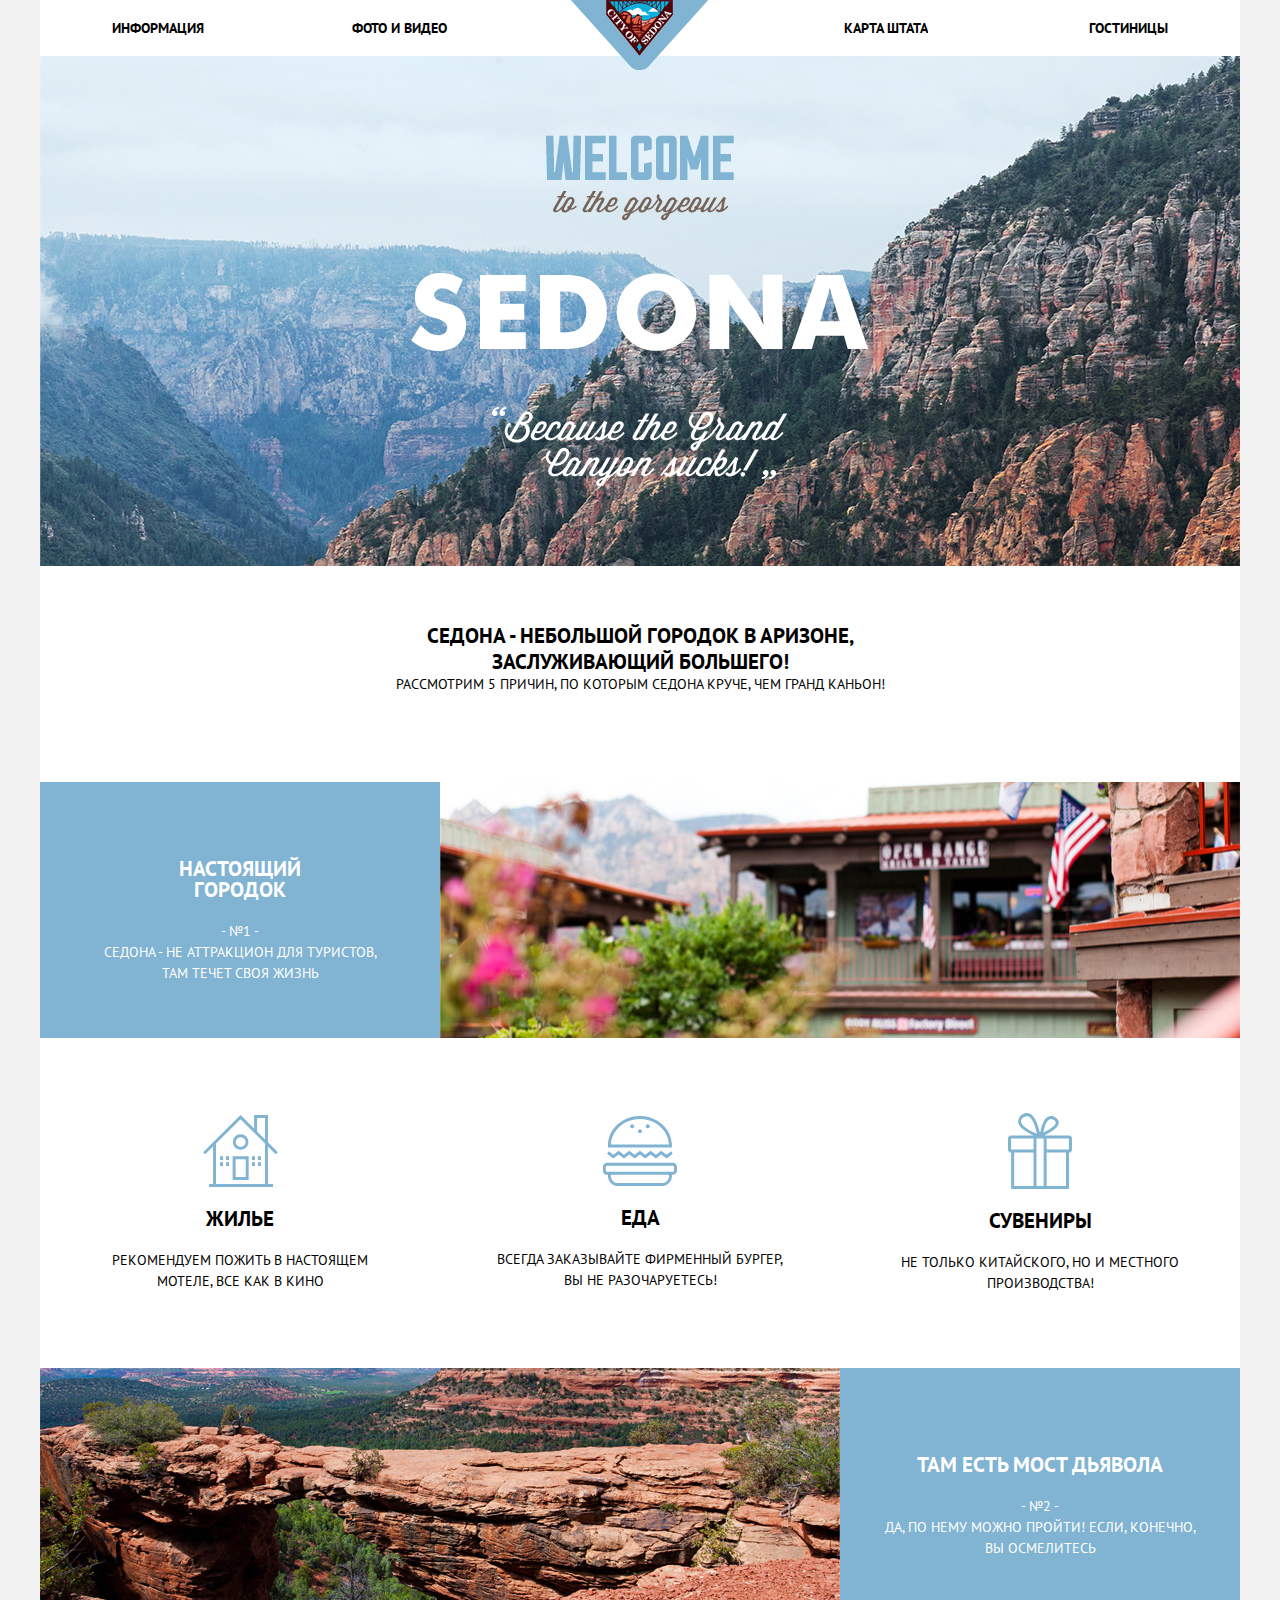
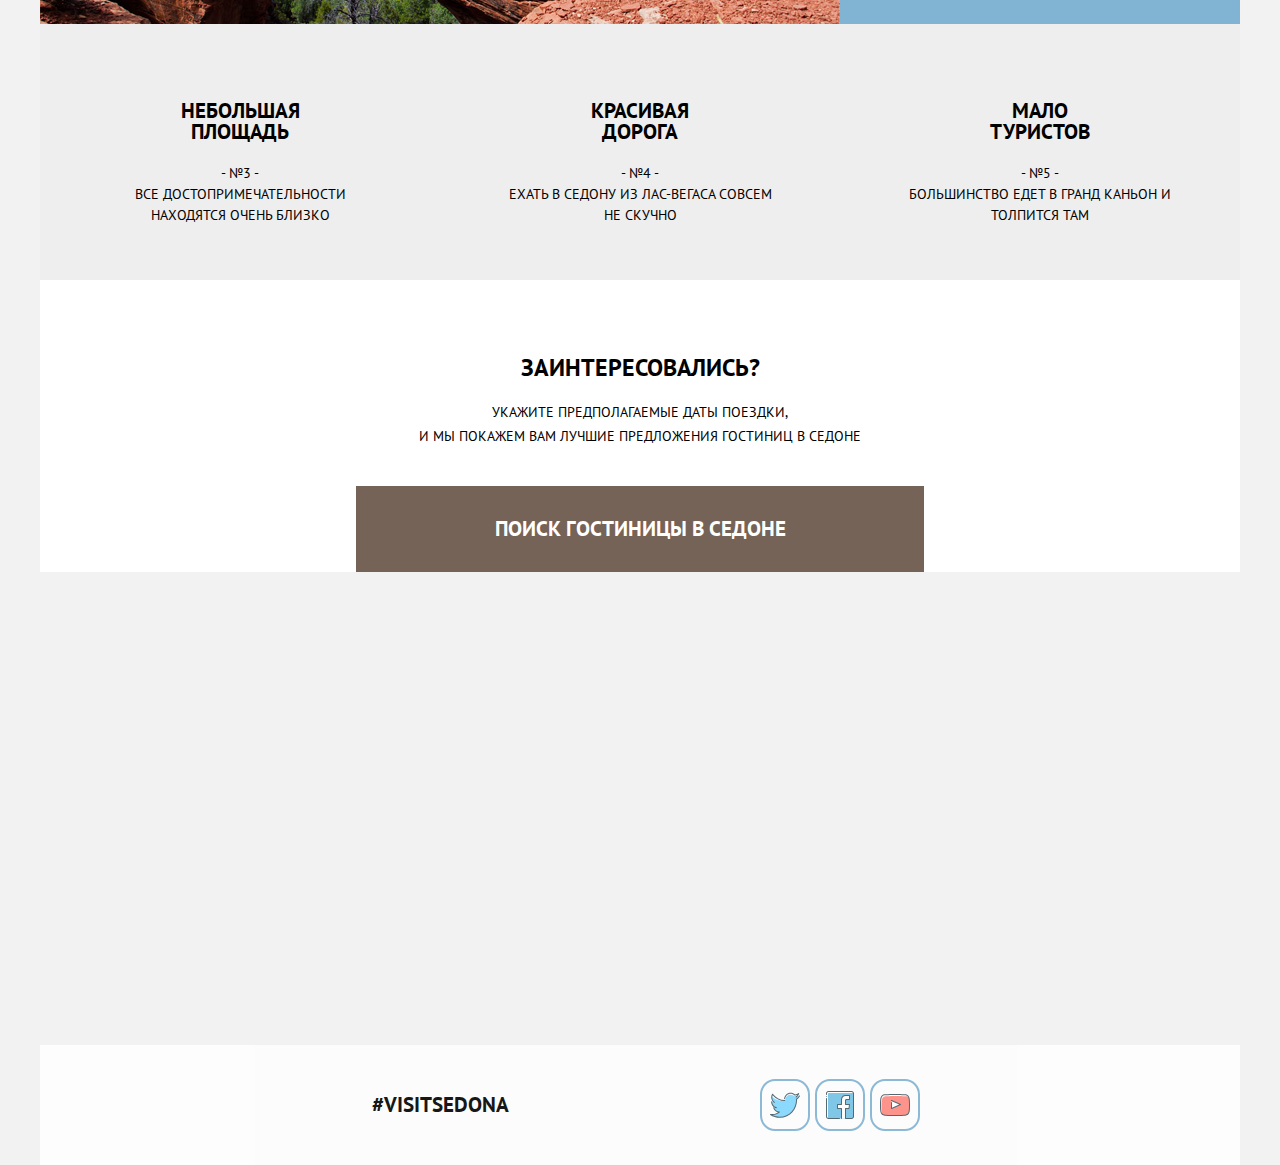
<file: index.html>
<!DOCTYPE html>
<html lang="ru">
<head>
    <meta charset="utf-8">
    <title>Седона</title>
    <link href="https://fonts.googleapis.com/css2?family=PT+Sans:wght@400;700&display=swap" rel="stylesheet">
    <link rel="stylesheet" href="css/normalize.css">
    <link href="css/style.css" rel="stylesheet">
</head>

<body>
<header class="main-header container">
    <div class="container">
        <div class="main-navigation">
            <nav class="main-nav-left">
                <ul class="main-nav-left-menu">
                    <li class="info-main"><a href="#">Информация</a></li>
                    <li class="photo-video-nav"><a href="#">Фото и видео</a></li>
                </ul>
            </nav>
            <a class="main-header-logo" href="#">
                <img src="img/index-logo.png" width="138" height="70" alt="Логотип Седона">
            </a>
            <nav class="main-nav-right">
                <ul class="main-nav-right-menu">
                    <li class="state-map-nav"><a href="#">Карта штата</a></li>
                    <li class="hotels-nav"><a href="hotels.html">Гостиницы</a></li>
                </ul>
            </nav>
        </div>
    </div>
</header>

<main class="container">
    <div class="sedona-main container">
    <h1 class="visually-hidden">Городок Седона</h1>
            <div class="welcome-sedona">
                <div class="welcome-sedona-img"></div><img src="img/welcome.png" width="458" height="352"></div>
            </div>
            <div class="about-sedona">
                <p class="why-sedona">Седона - небольшой городок в Аризоне,<br>заслуживающий большего!</p>
                <p class="reasons">Рассмотрим 5 причин, по которым Седона круче, чем Гранд Каньон!</p>
            </div>

    </div>

    <section class="features container">
        <h2 class="visually-hidden">Преимущества</h2>
        <ul class="features-list container">
            <li class="reason-1">
                <div class="reason-1-text">
                    <h3>Настоящий<br>городок</h3>
                    <p>- №1 -</p>
                    <p>Седона - не аттракцион для туристов,<br>там течет своя жизнь</p>
                </div>

                <img src="img/features-first.jpg" width="800" height="400" alt="Изображение салона">
            </li>

            <li class="reason-2">
                <img src="img/features-second.jpg" width="800" height="400" alt="Изображение каньона">
                <div class="reason-2-text">
                    <h3>Там есть мост дьявола</h3>
                    <p>- №2 -</p>
                    <p>Да, по нему можно пройти! Если, конечно,<br>вы осмелитесь</p>
                </div>

            </li>
            <div class="features-item-flex">
                <li class="features-item">
                    <h3>Небольшая<br>площадь</h3>
                    <p>- №3 -</p>
                    <p>Все достопримечательности<br>находятся очень близко</p>
                </li>
                <li class="features-item">
                    <h3>Красивая<br>дорога</h3>
                    <p>- №4 -</p>
                    <p>Ехать в Седону из Лас-Вегаса совсем<br>не скучно</p>
                </li>
                <li class="features-item">
                    <h3>Мало<br>туристов</h3>
                    <p>- №5 -</p>
                    <p>Большинство едет в Гранд Каньон и<br>толпится там</p>
                </li>
            </div>
            <li class="class-for-order">
                <ul class="more-features">
                    <li class="more-features-point">
                    <img src="img/icon-1.svg" alt="Жилье">
                    <h3>Жилье</h3>
                    <p>Рекомендуем пожить в настоящем<br> мотеле, все как в кино</p>
                    </li>
                    <li class="more-features-point">
                    <img src="img/icon-3.svg" alt="Еда">
                    <h3>Еда</h3>
                    <p>Всегда заказывайте фирменный бургер,<br>вы не разочаруетесь!</p>
                    </li>
                    <li class="more-features-point">
                    <img src="img/icon-2.svg" alt="Сувениры">
                    <h3>Сувениры</h3>
                    <p>Не только китайского, но и местного<br>производства!</p>
                    </li>
                </ul>
            </li>
        </ul>
    </section>

    <section class="appointment container">
            <div class="appointment-info">
                <h2>Заинтересовались?</h2>
                <p class="appointment-info">Укажите предполагаемые даты поездки,<br>и мы покажем
                вам лучшие предложения гостиниц в Седоне</p>
            </div>
            <a class="button hotel-search-botton" href="search-hotel.html">Поиск гостиницы в Седоне</a>
    </section>

    <div class="map container">
        <!--<h2 class="visually-hidden">Как до нас добраться?</h2>-->
        <iframe src="https://yandex.ru/map-widget/v1/?um=constructor%3A8d54e7d111bf7b47c43500e58921ee918e646174cb28dcad91741d9f8d311b15&amp;source=constructor" width="1200" height="473" frameborder="0"></iframe>
    </div>
</main>
<footer class="main-footer container">
    <div class="container">
        <p class="footer-hashtag">#visitsedona</p>
        <div class="footer-social">
        <ul>
            <li>
                <a class="social-button" href="#"><span class="visually-hidden">Твиттер</span>
                    <svg enable-background="new 0 0 32 32" height="32px" version="1.1" viewBox="0 0 32 32" width="32px" xml:space="preserve" xmlns="http://www.w3.org/2000/svg" xmlns:xlink="http://www.w3.org/1999/xlink"><g id="Twitter"><path d="M30.5,6.99c-1.065,0.485-2.213,0.813-3.416,0.959c1.229-0.753,2.172-1.947,2.616-3.369   c-1.15,0.697-2.422,1.205-3.781,1.477c-1.082-1.184-2.63-1.923-4.342-1.923c-3.283,0-5.947,2.728-5.947,6.092   c0,0.478,0.051,0.941,0.153,1.388C10.839,11.359,6.456,8.936,3.52,5.246c-0.512,0.902-0.805,1.95-0.805,3.066   c0,2.113,1.051,3.978,2.647,5.07c-0.973-0.03-1.893-0.307-2.696-0.76v0.075c0,2.952,2.051,5.415,4.774,5.973   c-0.499,0.143-1.025,0.215-1.568,0.215c-0.383,0-0.757-0.037-1.121-0.108c0.758,2.42,2.954,4.182,5.558,4.229   c-2.036,1.635-4.603,2.61-7.389,2.61c-0.48,0-0.955-0.028-1.42-0.084c2.633,1.726,5.762,2.735,9.121,2.735   c10.945,0,16.927-9.282,16.927-17.333c0-0.265-0.005-0.53-0.015-0.79C28.696,9.285,29.706,8.212,30.5,6.99L30.5,6.99z" fill="#FFFFFF" id="Twitter_3_"/><path d="M29.463,5.153c-1.136,0.706-2.199,2.135-3.543,2.404c-1.082-1.184-2.63-1.923-4.342-1.923   c-2.802,0-5.178,2.012-5.262,5.291c-0.015,0.577-0.462,1.053-1.038,1.086c-2.588,0.146-9.224-0.544-12.409-5.027   C2.775,7.412,2.714,7.854,2.714,8.312c0,2.113,1.051,3.978,2.647,5.07c-0.973-0.03-1.893-0.307-2.696-0.76v0.075   c0,2.952,2.051,5.415,4.774,5.973c-0.499,0.143-1.025,0.215-1.568,0.215c-0.383,0-0.757-0.037-1.121-0.108   c0.758,2.42,2.954,4.182,5.558,4.229c-2.036,1.635-4.603,2.61-7.389,2.61c-0.48,0-0.955-0.028-1.42-0.084   c2.633,1.726,5.762,2.735,9.121,2.735c10.945,0,16.927-9.282,16.927-17.333c0-0.265-0.005-0.53-0.015-0.79   c1.163-0.859,2.172-1.931,2.967-3.153c-1.065,0.485-2.213,0.813-3.416,0.959C28.141,7.302,28.964,6.317,29.463,5.153z" fill="#80D8FF"/><path d="M10.621,28.767c-3.334,0-6.583-0.974-9.395-2.817c-0.194-0.127-0.275-0.372-0.196-0.589   c0.08-0.218,0.295-0.352,0.53-0.325c0.441,0.054,0.899,0.081,1.36,0.081c1.806,0,3.534-0.417,5.136-1.24   c0.316-0.162,0.626-0.34,0.927-0.532c-2.192-0.509-4.004-2.166-4.709-4.417c-0.083-0.264,0.064-0.544,0.328-0.626   c0.263-0.084,0.544,0.064,0.626,0.328c0.713,2.278,2.759,3.836,5.09,3.878c0.211,0.004,0.396,0.139,0.464,0.338   s0.004,0.419-0.16,0.551c-0.656,0.527-1.366,0.988-2.109,1.37c-1.572,0.807-3.254,1.256-5.01,1.337   c2.215,1.094,4.641,1.665,7.118,1.665c10.283,0,16.427-8.559,16.427-16.833c0-0.258-0.005-0.517-0.014-0.771   c-0.006-0.165,0.069-0.322,0.203-0.421c1.121-0.828,2.079-1.846,2.845-3.023c0.15-0.231,0.461-0.299,0.691-0.146   c0.231,0.15,0.297,0.46,0.146,0.691c-0.783,1.204-1.75,2.254-2.878,3.124c0.004,0.181,0.007,0.364,0.007,0.546   C28.048,19.699,21.53,28.767,10.621,28.767z" fill="#455A64"/><path d="M7.44,19.171c-0.033,0-0.067-0.003-0.101-0.01c-2.998-0.614-5.174-3.333-5.174-6.463   c0-0.276,0.224-0.538,0.5-0.538s0.5,0.186,0.5,0.462v0.075c0,2.658,1.84,4.964,4.375,5.483c0.271,0.055,0.445,0.32,0.389,0.59   C7.881,19.008,7.673,19.171,7.44,19.171z" fill="#455A64"/><path d="M5.361,13.882c-0.097,0-0.196-0.028-0.282-0.087c-1.794-1.228-2.865-3.278-2.865-5.483   c0-1.163,0.301-2.309,0.87-3.313c0.082-0.145,0.23-0.239,0.396-0.252c0.171-0.013,0.327,0.057,0.43,0.187   c2.936,3.689,7.273,5.941,11.899,6.179c0.275,0.014,0.488,0.25,0.474,0.525c-0.014,0.275-0.261,0.483-0.525,0.474   c-4.653-0.24-9.03-2.397-12.126-5.951c-0.274,0.679-0.417,1.41-0.417,2.15c0,1.875,0.908,3.616,2.429,4.658   c0.228,0.156,0.286,0.467,0.13,0.695C5.677,13.806,5.521,13.882,5.361,13.882z" fill="#455A64"/><path d="M15.646,10.281c-0.012,0-0.024,0-0.036-0.001c-0.275-0.019-0.483-0.258-0.463-0.534   c0.242-3.427,3.066-6.112,6.43-6.112c1.687,0,3.314,0.68,4.511,1.876c1.177-0.266,2.304-0.722,3.353-1.357   c0.178-0.107,0.404-0.094,0.567,0.034c0.164,0.128,0.231,0.344,0.169,0.542c-0.476,1.524-1.482,2.819-2.832,3.646   c-0.235,0.144-0.544,0.07-0.688-0.165c-0.145-0.235-0.07-0.543,0.165-0.688c0.746-0.458,1.368-1.083,1.823-1.822   c-0.843,0.381-1.722,0.665-2.628,0.846c-0.17,0.035-0.349-0.023-0.467-0.153c-1.022-1.119-2.471-1.76-3.973-1.76   c-2.841,0-5.228,2.276-5.433,5.182C16.126,10.08,15.907,10.281,15.646,10.281z" fill="#455A64"/></g></svg>
                </a>
            </li>
            <li>
                <a class="social-button" href="#"><span class="visually-hidden">Фейсбук</span>
                    <svg enable-background="new 0 0 32 32" height="32px" version="1.1" viewBox="0 0 32 32" width="32px" xml:space="preserve" xmlns="http://www.w3.org/2000/svg" xmlns:xlink="http://www.w3.org/1999/xlink"><g id="facebook"><path d="M27.5,2.5H4.563C3.423,2.5,2.5,3.423,2.5,4.563V27.5c0,1.104,0.896,2,2,2h23c1.104,0,2-0.896,2-2v-23   C29.5,3.396,28.604,2.5,27.5,2.5z" fill="#FFFFFF"/><path d="M5,4C4.448,4,4,4.448,4,5v24c0,0.154,0.021,0.302,0.054,0.446C4.198,29.479,4.346,29.5,4.5,29.5h23   c1.104,0,2-0.896,2-2v-23c0-0.154-0.021-0.302-0.054-0.446C29.302,4.021,29.154,4,29,4H5z" fill="#73C2E6"/><path d="M17.5,29.5v-10h-4v-4h4v-5c0-2.209,1.791-4,4-4h4v4h-3c-0.553,0-1,0.447-1,1v4h4l-0.5,4h-3.5v10H17.5z" fill="#FFFFFF"/><g><path d="M15.5,30h-11C3.122,30,2,28.879,2,27.5v-18C2,9.224,2.224,9,2.5,9S3,9.224,3,9.5v18    C3,28.327,3.673,29,4.5,29h11c0.276,0,0.5,0.224,0.5,0.5S15.776,30,15.5,30z" fill="#455A64"/><path d="M27.5,30h-6c-0.276,0-0.5-0.224-0.5-0.5v-10c0-0.276,0.224-0.5,0.5-0.5h3.059l0.375-3H21.5    c-0.276,0-0.5-0.224-0.5-0.5v-4c0-0.827,0.673-1.5,1.5-1.5H25V7h-3.5C19.57,7,18,8.57,18,10.5v5c0,0.276-0.224,0.5-0.5,0.5H14v3    h3.5c0.276,0,0.5,0.224,0.5,0.5v10c0,0.276-0.224,0.5-0.5,0.5S17,29.776,17,29.5V20h-3.5c-0.276,0-0.5-0.224-0.5-0.5v-4    c0-0.276,0.224-0.5,0.5-0.5H17v-4.5C17,8.019,19.019,6,21.5,6h4C25.776,6,26,6.224,26,6.5v4c0,0.276-0.224,0.5-0.5,0.5h-3    c-0.276,0-0.5,0.225-0.5,0.5V15h3.5c0.144,0,0.28,0.062,0.375,0.169c0.095,0.107,0.139,0.251,0.121,0.394l-0.5,4    C25.465,19.813,25.252,20,25,20h-3v9h5.5c0.827,0,1.5-0.673,1.5-1.5v-23C29,3.673,28.327,3,27.5,3h-23C3.673,3,3,3.673,3,4.5v1    C3,5.776,2.776,6,2.5,6S2,5.776,2,5.5v-1C2,3.121,3.122,2,4.5,2h23C28.878,2,30,3.121,30,4.5v23C30,28.879,28.878,30,27.5,30z" fill="#455A64"/></g><g><g><g><g><g><g><path d="M3,7.5C3,7.775,2.775,8,2.5,8l0,0C2.225,8,2,7.775,2,7.5l0,0C2,7.225,2.225,7,2.5,7l0,0         C2.775,7,3,7.225,3,7.5L3,7.5z" fill="#455A64"/></g></g></g></g></g></g></g></svg>
                </a>
            </li>
            <li>
                <a class="social-button" href="#"><span class="visually-hidden">Youtube</span>
                    <svg enable-background="new 0 0 32 32" height="32px" version="1.1" viewBox="0 0 32 32" width="32px" xml:space="preserve" xmlns="http://www.w3.org/2000/svg" xmlns:xlink="http://www.w3.org/1999/xlink"><g id="Youtube_1_"><path d="M30.21,10.03c0,0-0.284-2.058-1.153-2.964c-1.103-1.189-2.339-1.195-2.905-1.264   C22.093,5.5,16.006,5.5,16.006,5.5h-0.012c0,0-6.087,0-10.146,0.302C5.281,5.871,4.045,5.876,2.942,7.066   C2.072,7.972,1.79,10.03,1.79,10.03S1.5,12.446,1.5,14.862v2.266c0,2.416,0.29,4.832,0.29,4.832s0.283,2.058,1.152,2.963   c1.104,1.189,2.553,1.153,3.198,1.277C8.46,26.429,16,26.5,16,26.5s6.093-0.009,10.152-0.312c0.566-0.07,1.803-0.076,2.905-1.266   c0.87-0.905,1.153-2.963,1.153-2.963s0.29-2.416,0.29-4.832v-2.266C30.5,12.446,30.21,10.03,30.21,10.03z" fill="#FFFFFF" id="Youtube_6_"/><path d="M29.755,8.282c-1.019-0.897-2.088-0.917-2.604-0.98C23.093,7,17.006,7,17.006,7h-0.012   c0,0-6.087,0-10.146,0.302C6.281,7.371,5.045,7.376,3.942,8.566C3.072,9.472,2.79,11.53,2.79,11.53S2.5,13.946,2.5,16.362v2.266   c0,2.416,0.29,4.832,0.29,4.832s0.124,0.875,0.449,1.734C4.293,26.096,5.55,26.086,6.14,26.2C8.46,26.429,16,26.5,16,26.5   s6.093-0.009,10.152-0.312c0.566-0.07,1.803-0.076,2.905-1.266c0.87-0.905,1.153-2.963,1.153-2.963s0.29-2.416,0.29-4.832v-2.266   c0-2.416-0.29-4.833-0.29-4.833S30.084,9.147,29.755,8.282z" fill="#FF8A80"/><path d="M16,27c-0.001,0-0.003,0-0.005,0c-0.309-0.003-7.588-0.074-9.904-0.302   c-0.146-0.026-0.269-0.041-0.407-0.058c-0.774-0.096-2.069-0.256-3.109-1.377c-0.965-1.004-1.269-3.144-1.281-3.235   C1.281,21.919,1,19.545,1,17.128v-2.266c0-2.418,0.281-4.792,0.293-4.892C1.307,9.871,1.61,7.731,2.581,6.72   c1.118-1.205,2.363-1.329,3.032-1.396l0.175-0.019C9.841,5.003,15.933,5,15.994,5c0.073,0,6.165,0.003,10.195,0.303l0.198,0.021   c0.669,0.066,1.914,0.19,3.037,1.402c0.965,1.005,1.27,3.145,1.282,3.235C30.719,10.07,31,12.444,31,14.862v2.266   c0,2.418-0.281,4.792-0.293,4.892c-0.014,0.099-0.318,2.239-1.29,3.25c-1.116,1.205-2.36,1.33-3.029,1.397l-0.176,0.019   C22.159,26.988,16.062,27,16,27z M16.006,6C15.934,6,9.878,6.003,5.885,6.3L5.712,6.319C5.137,6.376,4.175,6.472,3.309,7.406   C2.682,8.06,2.357,9.57,2.285,10.098C2.283,10.113,2,12.506,2,14.862v2.266c0,2.358,0.283,4.749,0.286,4.772   c0.072,0.52,0.398,2.032,1.016,2.676c0.797,0.859,1.784,0.981,2.505,1.071c0.164,0.021,0.309,0.039,0.428,0.062   c2.21,0.216,9.591,0.289,9.767,0.291c0.16,0,6.153-0.015,10.113-0.31l0.174-0.019c0.575-0.058,1.537-0.154,2.402-1.088   c0.627-0.653,0.952-2.164,1.025-2.691C29.717,21.876,30,19.484,30,17.128v-2.266c0-2.356-0.283-4.749-0.286-4.773   c-0.072-0.52-0.399-2.032-1.018-2.677c-0.871-0.94-1.833-1.036-2.408-1.093l-0.197-0.021C22.122,6.003,16.066,6,16.006,6z" fill="#455A64"/><polygon fill="#FFFFFF" points="12.5,19.5 12.5,11.5 21.5,15.5  "/><path d="M12.5,20c-0.095,0-0.19-0.027-0.272-0.081C12.085,19.827,12,19.669,12,19.5v-5.969   c0-0.276,0.224-0.5,0.5-0.5s0.5,0.224,0.5,0.5v5.199l7.269-3.23l-7.972-3.543c-0.252-0.112-0.366-0.408-0.254-0.66   c0.112-0.252,0.408-0.366,0.66-0.254l9,4C21.884,15.124,22,15.302,22,15.5s-0.116,0.376-0.297,0.457l-9,4   C12.638,19.986,12.569,20,12.5,20z" fill="#455A64"/></g></svg>
                </a>
            </li>
        </ul>
        </div>

    </div>

</footer>

<section class="hotel-search">
    <form class="hotel-search-form" action="https://echo.htmlacademy.ru" method="post">
        <div class="big-div">
            <label for="date-in">Дата заезда:</label>
            <input class="dates" id="date-in" type="text" name="date-in" value="" placeholder="24 апреля 2017">
            <span class="calendar-image">
                <svg version="1.1" id="Layer_1" xmlns="http://www.w3.org/2000/svg" xmlns:xlink="http://www.w3.org/1999/xlink" x="0px" y="0px"
	            width="21px" height="22px" viewBox="0 0 21 22" enable-background="new 0 0 21 22" xml:space="preserve">
                <g id="calendar_1_">
	            <path d="M19.251,2.025h-2.845V0.648c0-0.381-0.294-0.689-0.656-0.689c-0.363,0-0.656,0.308-0.656,0.689v1.377h-3.938V0.648
		            c0-0.381-0.294-0.689-0.655-0.689c-0.363,0-0.657,0.308-0.657,0.689v1.377H5.906V0.648c0-0.381-0.294-0.689-0.656-0.689
		            c-0.363,0-0.657,0.308-0.657,0.689v1.377H1.75C0.784,2.025,0,2.847,0,3.862v16.302C0,21.179,0.784,22,1.75,22h17.501
		            C20.217,22,21,21.179,21,20.164V3.862C21,2.847,20.217,2.025,19.251,2.025z M19.688,20.164c0,0.253-0.195,0.459-0.437,0.459H1.75
		            c-0.241,0-0.438-0.206-0.438-0.459V3.862c0-0.253,0.196-0.459,0.438-0.459h2.844v1.378c0,0.381,0.294,0.689,0.657,0.689
		            c0.362,0,0.656-0.308,0.656-0.689V3.403h3.938v1.378c0,0.381,0.294,0.689,0.657,0.689c0.361,0,0.655-0.308,0.655-0.689V3.403h3.938
		            v1.378c0,0.381,0.293,0.689,0.656,0.689c0.362,0,0.656-0.308,0.656-0.689V3.403h2.845c0.241,0,0.437,0.206,0.437,0.459V20.164z"/>
	                <rect x="4.594" y="8.225" width="2.625" height="2.066"/>
	                <rect x="4.594" y="11.668" width="2.625" height="2.067"/>
	                <rect x="4.594" y="15.112" width="2.625" height="2.066"/>
	                <rect x="9.188" y="15.112" width="2.625" height="2.066"/>
	                <rect x="9.188" y="11.668" width="2.625" height="2.067"/>
	                <rect x="9.188" y="8.225" width="2.625" height="2.066"/>
	                <rect x="13.781" y="15.112" width="2.625" height="2.066"/>
	                <rect x="13.781" y="11.668" width="2.625" height="2.067"/>
	                <rect x="13.781" y="8.225" width="2.625" height="2.066"/>
                </g>
                </svg>
            </span>
        </div>

        <div class="big-div">
            <label for="date-out">Дата выезда:</label>
            <input class="dates" id="date-out" type="text" name="date-out" value="" placeholder="4 июля 2017">
            <span class="calendar-image">
                <svg version="1.1" id="Layer_1" xmlns="http://www.w3.org/2000/svg" xmlns:xlink="http://www.w3.org/1999/xlink" x="0px" y="0px"
                width="21px" height="22px" viewBox="0 0 21 22" enable-background="new 0 0 21 22" xml:space="preserve">
                <g id="calendar_1_">
                <path d="M19.251,2.025h-2.845V0.648c0-0.381-0.294-0.689-0.656-0.689c-0.363,0-0.656,0.308-0.656,0.689v1.377h-3.938V0.648
                c0-0.381-0.294-0.689-0.655-0.689c-0.363,0-0.657,0.308-0.657,0.689v1.377H5.906V0.648c0-0.381-0.294-0.689-0.656-0.689
                c-0.363,0-0.657,0.308-0.657,0.689v1.377H1.75C0.784,2.025,0,2.847,0,3.862v16.302C0,21.179,0.784,22,1.75,22h17.501
                C20.217,22,21,21.179,21,20.164V3.862C21,2.847,20.217,2.025,19.251,2.025z M19.688,20.164c0,0.253-0.195,0.459-0.437,0.459H1.75
                c-0.241,0-0.438-0.206-0.438-0.459V3.862c0-0.253,0.196-0.459,0.438-0.459h2.844v1.378c0,0.381,0.294,0.689,0.657,0.689
                c0.362,0,0.656-0.308,0.656-0.689V3.403h3.938v1.378c0,0.381,0.294,0.689,0.657,0.689c0.361,0,0.655-0.308,0.655-0.689V3.403h3.938
                v1.378c0,0.381,0.293,0.689,0.656,0.689c0.362,0,0.656-0.308,0.656-0.689V3.403h2.845c0.241,0,0.437,0.206,0.437,0.459V20.164z"/>
                <rect x="4.594" y="8.225" width="2.625" height="2.066"/>
                <rect x="4.594" y="11.668" width="2.625" height="2.067"/>
                <rect x="4.594" y="15.112" width="2.625" height="2.066"/>
                <rect x="9.188" y="15.112" width="2.625" height="2.066"/>
                <rect x="9.188" y="11.668" width="2.625" height="2.067"/>
                <rect x="9.188" y="8.225" width="2.625" height="2.066"/>
                <rect x="13.781" y="15.112" width="2.625" height="2.066"/>
                <rect x="13.781" y="11.668" width="2.625" height="2.067"/>
                <rect x="13.781" y="8.225" width="2.625" height="2.066"/>
                </g>
                </svg>
            </span>
        </div>

        <div class="persons-number big-div">
            <div class="adults">
                <label for="adults">Взрослые:</label>
                <span class="minus"></span>
                <input class="persons-number-input" id="adults" type="text" value="" placeholder="2">
                <span class="plus"></span>

            </div>

            <div class="kids">
                <label for="kids">Дети:</label>
                <span class="minus"></span>
                <input class="persons-number-input" id="kids" type="text" value="" placeholder="0">
                <span class="plus"></span>
            </div>
        </div>
        <button class="button-index" type="submit">Найти</button>
</form>
</section>
<script src="js/popup.js"></script>
</body>

</html>
</file>
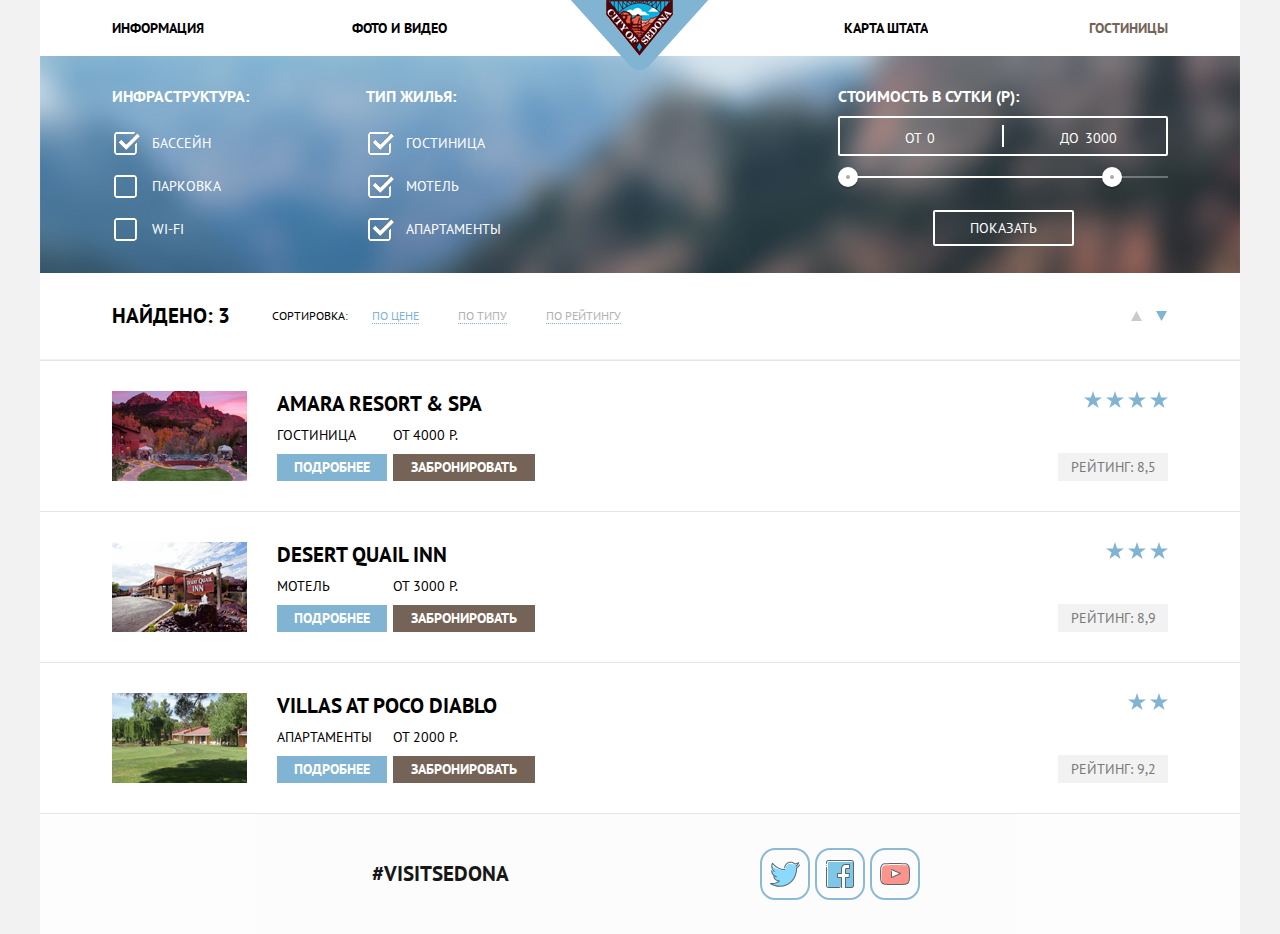
<file: hotels.html>
<!DOCTYPE html>
<html lang="ru">
<head>
    <meta charset="utf-8">
    <title>Седона</title>
    <link href="https://fonts.googleapis.com/css2?family=PT+Sans:wght@400;700&display=swap" rel="stylesheet">
    <link rel="stylesheet" href="css/normalize.css">
    <link href="css/style.css" rel="stylesheet">
</head>

<body>
<header class="main-header">
    <div class="container">
        <div class="main-navigation">
            <nav class="main-nav-left">
                <ul class="main-nav-left-menu">
                    <li class="info"><a href="index.html">Информация</a></li>
                    <li class="photo-video-nav"><a href="#">Фото и видео</a></li>
                </ul>
            </nav>
            <a class="main-header-logo" href="index.html">
                <img src="img/index-logo.png" width="138" height="70" alt="Логотип Седона">
            </a>
            <nav class="main-nav-right">
                <ul class="main-nav-right-menu">
                    <li class="state-map-nav"><a href="#">Карта штата</a></li>
                    <li class="site-navigation-current"><a href="hotels.html">Гостиницы</a></li>
                </ul>
            </nav>
        </div>
    </div>
</header>

<main class="container">
    <section class="filters">
        <h1 class="visually-hidden">Фильтры</h1>
        <div class="form-flex">
            <form class="filter" method="get" action="https://echo.htmlacademy.ru"></form>
                <div class="filter-flex">
                    <div class="infrastructure">
                        <fieldset>
                        <legend>Инфраструктура:</legend>
                        <ul class="infrastructure-list">
                        <li class="infrastructure-item">
                            <input class="visually-hidden filter-input filter-input-checkbox" type="checkbox"
                            name="pool" id="filter-pool" checked>
                            <label for="filter-pool">Бассейн</label>
                        </li>
                        <li class="infrastructure-item">
                            <input class="visually-hidden filter-input filter-input-checkbox" type="checkbox"
                            name="parking" id="filter-parking">
                            <label for="filter-parking">Парковка</label>
                        </li>
                        <li class="infrastructure-item">
                            <input class="visually-hidden filter-input filter-input-checkbox" type="checkbox"
                            name="wi-fi" id="filter-wi-fi">
                            <label for="filter-wi-fi">Wi-Fi</label>
                        </li>
                        </ul>
                    </fieldset>
                    </div>

                    <div class="hotel-type">
                        <fieldset>
                        <legend>Тип жилья:</legend>
                        <ul class="house-list">
                        <li class="house-item">
                            <input class="visually-hidden filter-input filter-input-checkbox" type="checkbox"
                            name="hotel" id="filter-hotel" checked>
                            <label for="filter-hotel">Гостиница</label>
                        </li>
                        <li class="house-item">
                            <input class="visually-hidden filter-input filter-input-checkbox" type="checkbox"
                            name="motel" id="filter-motel" checked>
                            <label for="filter-motel">Мотель</label>
                        </li>
                        <li class="house-item">
                            <input class="visually-hidden filter-input filter-input-checkbox" type="checkbox"
                            name="apartment" id="filter-apartment" checked>
                            <label for="filter-apartment">Апартаменты</label>
                        </li>
                        </ul>
                        </fieldset>
                    </div>

                    <div class="filter-range">
                        <div class="filter-range-title">Стоимость в сутки (Р):</div>
                        <div class="price-controls">
                            <label class="min-price">от <input type="text" name="min-price" value="0"></label>
                            <label class="max-price">до <input type="text" name="max-price" value="3000"></label>
                        </div>
                        <div class="range-controls">
                            <div class="scale">
                                <div class="bar"></div>
                            </div>
                            <div class="range-toggle range-toggle-min"></div>
                            <div class="range-toggle range-toggle-max"></div>
                        </div>
                        <button class="filter-button" type="submit">Показать</button>
                    </div>

                </div>
            </form>
        </div>
    </section>

    <section class="founded-hotels container">
        <div class="sorting-left">
            <div class="founded-number-flex">
                <p class="founded-number">Найдено: 3</p>
                <p class="sorting">Сортировка:</p>
            </div>
            <ul class="sorting-type">
                <li class="sorting-item-current"><a  href="#">По цене</a></li>
                <li><a href="#">По типу</a></li>
                <li><a href="#">По рейтингу</a></li>  <!--ПОДРОВНЯТЬ ПУНКТЫ СОРТИРОВКИ-->
            </ul>
        </div>
        <div class="sorting-right">
            <a class="sorting-button" href="#">
                <svg version="1.1" id="Layer_1" xmlns="http://www.w3.org/2000/svg" xmlns:xlink="http://www.w3.org/1999/xlink" x="0px" y="0px"
	            width="11px" height="10px" viewBox="0 0 11 10" enable-background="new 0 0 11 10" xml:space="preserve">
                <polygon fill="#231F20" points="5.5,0 0,10 11,10 "/>
                </svg>
            </a>
            <a class="sorting-button active" href="#">
                <svg version="1.1" id="Layer_1" xmlns="http://www.w3.org/2000/svg" xmlns:xlink="http://www.w3.org/1999/xlink" x="0px" y="0px"
	            width="11px" height="10px" viewBox="0 0 11 10" enable-background="new 0 0 11 10" xml:space="preserve">
                <polyline fill="#231F20" points="5.5,10 0,0 11,0 "/>
                </svg>
            </a>
        </div>
    </section>

    <section class="sedona-hotels">
        <ul class="hotels-list container">
            <li class="hotels-item">
                <div class="hotel-side">
                    <img src="img/amara.jpg" width="135" height="90">
                    <div class="hotel-details">
                        <h2 class="hotel-names"><a href="#">Amara Resort & Spa</a></h2>
                        <div class="p-group">
                            <p class="kind-of-place">Гостиница</p>
                            <p class="hotel-price">От 4000 Р.</p>
                        </div>
                        <div class="button-group">
                            <a class="button-details" href="#">Подробнее</a>
                            <a class="button-booking" href="#">Забронировать</a>
                        </div>
                    </div>

                </div>
                <div class="rating">
                    <div class="stars">
                        <img src="img/star.svg">
                        <img src="img/star.svg">
                        <img src="img/star.svg">
                        <img src="img/star.svg">
                    </div>
                    <!--РАЗМНОЖИТЬ ЗВЁЗДЫ-->
                    <p class="rating-number">Рейтинг: 8,5</p>
                </div>
            </li>

            <li class="hotels-item">
                <div class="hotel-side">
                    <img src="img/desert.jpg" width="135" height="90">
                    <div class="hotel-details">
                        <h2 class="hotel-names"><a href="#">Desert Quail Inn</a></h2>
                        <div class="p-group">
                            <p class="kind-of-place">Мотель</p>
                            <p class="hotel-price">От 3000 Р.</p>
                        </div>
                        <div class="button-group">
                            <a class="button-details" href="#">Подробнее</a>
                            <a class="button-booking" href="#">Забронировать</a>
                        </div>
                    </div>
                </div>
                <div class="rating">
                    <div class="stars">
                        <img src="img/star.svg">
                        <img src="img/star.svg">
                        <img src="img/star.svg">
                    </div>
                    <!--РАЗМНОЖИТЬ ЗВЁЗДЫ-->
                    <p class="rating-number">Рейтинг: 8,9</p>
                </div>
            </li>

            <li class="hotels-item">
                <div class="hotel-side">
                    <img src="img/diablo.jpg" width="135" height="90">
                    <div class="hotel-details">
                        <h2 class="hotel-names"><a href="#">Villas At Poco Diablo</a></h2>
                        <div class="p-group">
                            <p class="kind-of-place">Апартаменты</p>
                            <p class="hotel-price">От 2000 Р.</p>
                        </div>
                        <div class="button-group">
                            <a class="button-details" href="#">Подробнее</a>
                            <a class="button-booking" href="#">Забронировать</a>
                        </div>
                    </div>
                </div>
                <div class="rating">
                    <div class="stars">
                        <img src="img/star.svg">
                        <img src="img/star.svg">
                    </div>
                    <!--РАЗМНОЖИТЬ ЗВЁЗДЫ-->
                    <p class="rating-number">Рейтинг: 9,2</p>
                </div>
            </li>
        </ul>
    </section>
</main>
<footer class="main-footer container">
    <div class="container">
        <p class="footer-hashtag">#visitsedona</p>
        <div class="footer-social">
        <ul>
            <li>
                <a class="social-button" href="#"><span class="visually-hidden">Твиттер</span>
                    <svg enable-background="new 0 0 32 32" height="32px" version="1.1" viewBox="0 0 32 32" width="32px" xml:space="preserve" xmlns="http://www.w3.org/2000/svg" xmlns:xlink="http://www.w3.org/1999/xlink"><g id="Twitter"><path d="M30.5,6.99c-1.065,0.485-2.213,0.813-3.416,0.959c1.229-0.753,2.172-1.947,2.616-3.369   c-1.15,0.697-2.422,1.205-3.781,1.477c-1.082-1.184-2.63-1.923-4.342-1.923c-3.283,0-5.947,2.728-5.947,6.092   c0,0.478,0.051,0.941,0.153,1.388C10.839,11.359,6.456,8.936,3.52,5.246c-0.512,0.902-0.805,1.95-0.805,3.066   c0,2.113,1.051,3.978,2.647,5.07c-0.973-0.03-1.893-0.307-2.696-0.76v0.075c0,2.952,2.051,5.415,4.774,5.973   c-0.499,0.143-1.025,0.215-1.568,0.215c-0.383,0-0.757-0.037-1.121-0.108c0.758,2.42,2.954,4.182,5.558,4.229   c-2.036,1.635-4.603,2.61-7.389,2.61c-0.48,0-0.955-0.028-1.42-0.084c2.633,1.726,5.762,2.735,9.121,2.735   c10.945,0,16.927-9.282,16.927-17.333c0-0.265-0.005-0.53-0.015-0.79C28.696,9.285,29.706,8.212,30.5,6.99L30.5,6.99z" fill="#FFFFFF" id="Twitter_3_"/><path d="M29.463,5.153c-1.136,0.706-2.199,2.135-3.543,2.404c-1.082-1.184-2.63-1.923-4.342-1.923   c-2.802,0-5.178,2.012-5.262,5.291c-0.015,0.577-0.462,1.053-1.038,1.086c-2.588,0.146-9.224-0.544-12.409-5.027   C2.775,7.412,2.714,7.854,2.714,8.312c0,2.113,1.051,3.978,2.647,5.07c-0.973-0.03-1.893-0.307-2.696-0.76v0.075   c0,2.952,2.051,5.415,4.774,5.973c-0.499,0.143-1.025,0.215-1.568,0.215c-0.383,0-0.757-0.037-1.121-0.108   c0.758,2.42,2.954,4.182,5.558,4.229c-2.036,1.635-4.603,2.61-7.389,2.61c-0.48,0-0.955-0.028-1.42-0.084   c2.633,1.726,5.762,2.735,9.121,2.735c10.945,0,16.927-9.282,16.927-17.333c0-0.265-0.005-0.53-0.015-0.79   c1.163-0.859,2.172-1.931,2.967-3.153c-1.065,0.485-2.213,0.813-3.416,0.959C28.141,7.302,28.964,6.317,29.463,5.153z" fill="#80D8FF"/><path d="M10.621,28.767c-3.334,0-6.583-0.974-9.395-2.817c-0.194-0.127-0.275-0.372-0.196-0.589   c0.08-0.218,0.295-0.352,0.53-0.325c0.441,0.054,0.899,0.081,1.36,0.081c1.806,0,3.534-0.417,5.136-1.24   c0.316-0.162,0.626-0.34,0.927-0.532c-2.192-0.509-4.004-2.166-4.709-4.417c-0.083-0.264,0.064-0.544,0.328-0.626   c0.263-0.084,0.544,0.064,0.626,0.328c0.713,2.278,2.759,3.836,5.09,3.878c0.211,0.004,0.396,0.139,0.464,0.338   s0.004,0.419-0.16,0.551c-0.656,0.527-1.366,0.988-2.109,1.37c-1.572,0.807-3.254,1.256-5.01,1.337   c2.215,1.094,4.641,1.665,7.118,1.665c10.283,0,16.427-8.559,16.427-16.833c0-0.258-0.005-0.517-0.014-0.771   c-0.006-0.165,0.069-0.322,0.203-0.421c1.121-0.828,2.079-1.846,2.845-3.023c0.15-0.231,0.461-0.299,0.691-0.146   c0.231,0.15,0.297,0.46,0.146,0.691c-0.783,1.204-1.75,2.254-2.878,3.124c0.004,0.181,0.007,0.364,0.007,0.546   C28.048,19.699,21.53,28.767,10.621,28.767z" fill="#455A64"/><path d="M7.44,19.171c-0.033,0-0.067-0.003-0.101-0.01c-2.998-0.614-5.174-3.333-5.174-6.463   c0-0.276,0.224-0.538,0.5-0.538s0.5,0.186,0.5,0.462v0.075c0,2.658,1.84,4.964,4.375,5.483c0.271,0.055,0.445,0.32,0.389,0.59   C7.881,19.008,7.673,19.171,7.44,19.171z" fill="#455A64"/><path d="M5.361,13.882c-0.097,0-0.196-0.028-0.282-0.087c-1.794-1.228-2.865-3.278-2.865-5.483   c0-1.163,0.301-2.309,0.87-3.313c0.082-0.145,0.23-0.239,0.396-0.252c0.171-0.013,0.327,0.057,0.43,0.187   c2.936,3.689,7.273,5.941,11.899,6.179c0.275,0.014,0.488,0.25,0.474,0.525c-0.014,0.275-0.261,0.483-0.525,0.474   c-4.653-0.24-9.03-2.397-12.126-5.951c-0.274,0.679-0.417,1.41-0.417,2.15c0,1.875,0.908,3.616,2.429,4.658   c0.228,0.156,0.286,0.467,0.13,0.695C5.677,13.806,5.521,13.882,5.361,13.882z" fill="#455A64"/><path d="M15.646,10.281c-0.012,0-0.024,0-0.036-0.001c-0.275-0.019-0.483-0.258-0.463-0.534   c0.242-3.427,3.066-6.112,6.43-6.112c1.687,0,3.314,0.68,4.511,1.876c1.177-0.266,2.304-0.722,3.353-1.357   c0.178-0.107,0.404-0.094,0.567,0.034c0.164,0.128,0.231,0.344,0.169,0.542c-0.476,1.524-1.482,2.819-2.832,3.646   c-0.235,0.144-0.544,0.07-0.688-0.165c-0.145-0.235-0.07-0.543,0.165-0.688c0.746-0.458,1.368-1.083,1.823-1.822   c-0.843,0.381-1.722,0.665-2.628,0.846c-0.17,0.035-0.349-0.023-0.467-0.153c-1.022-1.119-2.471-1.76-3.973-1.76   c-2.841,0-5.228,2.276-5.433,5.182C16.126,10.08,15.907,10.281,15.646,10.281z" fill="#455A64"/></g></svg>
                </a>
            </li>
            <li>
                <a class="social-button" href="#"><span class="visually-hidden">Фейсбук</span>
                    <svg enable-background="new 0 0 32 32" height="32px" version="1.1" viewBox="0 0 32 32" width="32px" xml:space="preserve" xmlns="http://www.w3.org/2000/svg" xmlns:xlink="http://www.w3.org/1999/xlink"><g id="facebook"><path d="M27.5,2.5H4.563C3.423,2.5,2.5,3.423,2.5,4.563V27.5c0,1.104,0.896,2,2,2h23c1.104,0,2-0.896,2-2v-23   C29.5,3.396,28.604,2.5,27.5,2.5z" fill="#FFFFFF"/><path d="M5,4C4.448,4,4,4.448,4,5v24c0,0.154,0.021,0.302,0.054,0.446C4.198,29.479,4.346,29.5,4.5,29.5h23   c1.104,0,2-0.896,2-2v-23c0-0.154-0.021-0.302-0.054-0.446C29.302,4.021,29.154,4,29,4H5z" fill="#73C2E6"/><path d="M17.5,29.5v-10h-4v-4h4v-5c0-2.209,1.791-4,4-4h4v4h-3c-0.553,0-1,0.447-1,1v4h4l-0.5,4h-3.5v10H17.5z" fill="#FFFFFF"/><g><path d="M15.5,30h-11C3.122,30,2,28.879,2,27.5v-18C2,9.224,2.224,9,2.5,9S3,9.224,3,9.5v18    C3,28.327,3.673,29,4.5,29h11c0.276,0,0.5,0.224,0.5,0.5S15.776,30,15.5,30z" fill="#455A64"/><path d="M27.5,30h-6c-0.276,0-0.5-0.224-0.5-0.5v-10c0-0.276,0.224-0.5,0.5-0.5h3.059l0.375-3H21.5    c-0.276,0-0.5-0.224-0.5-0.5v-4c0-0.827,0.673-1.5,1.5-1.5H25V7h-3.5C19.57,7,18,8.57,18,10.5v5c0,0.276-0.224,0.5-0.5,0.5H14v3    h3.5c0.276,0,0.5,0.224,0.5,0.5v10c0,0.276-0.224,0.5-0.5,0.5S17,29.776,17,29.5V20h-3.5c-0.276,0-0.5-0.224-0.5-0.5v-4    c0-0.276,0.224-0.5,0.5-0.5H17v-4.5C17,8.019,19.019,6,21.5,6h4C25.776,6,26,6.224,26,6.5v4c0,0.276-0.224,0.5-0.5,0.5h-3    c-0.276,0-0.5,0.225-0.5,0.5V15h3.5c0.144,0,0.28,0.062,0.375,0.169c0.095,0.107,0.139,0.251,0.121,0.394l-0.5,4    C25.465,19.813,25.252,20,25,20h-3v9h5.5c0.827,0,1.5-0.673,1.5-1.5v-23C29,3.673,28.327,3,27.5,3h-23C3.673,3,3,3.673,3,4.5v1    C3,5.776,2.776,6,2.5,6S2,5.776,2,5.5v-1C2,3.121,3.122,2,4.5,2h23C28.878,2,30,3.121,30,4.5v23C30,28.879,28.878,30,27.5,30z" fill="#455A64"/></g><g><g><g><g><g><g><path d="M3,7.5C3,7.775,2.775,8,2.5,8l0,0C2.225,8,2,7.775,2,7.5l0,0C2,7.225,2.225,7,2.5,7l0,0         C2.775,7,3,7.225,3,7.5L3,7.5z" fill="#455A64"/></g></g></g></g></g></g></g></svg>
                </a>
            </li>
            <li>
                <a class="social-button" href="#"><span class="visually-hidden">Youtube</span>
                    <svg enable-background="new 0 0 32 32" height="32px" version="1.1" viewBox="0 0 32 32" width="32px" xml:space="preserve" xmlns="http://www.w3.org/2000/svg" xmlns:xlink="http://www.w3.org/1999/xlink"><g id="Youtube_1_"><path d="M30.21,10.03c0,0-0.284-2.058-1.153-2.964c-1.103-1.189-2.339-1.195-2.905-1.264   C22.093,5.5,16.006,5.5,16.006,5.5h-0.012c0,0-6.087,0-10.146,0.302C5.281,5.871,4.045,5.876,2.942,7.066   C2.072,7.972,1.79,10.03,1.79,10.03S1.5,12.446,1.5,14.862v2.266c0,2.416,0.29,4.832,0.29,4.832s0.283,2.058,1.152,2.963   c1.104,1.189,2.553,1.153,3.198,1.277C8.46,26.429,16,26.5,16,26.5s6.093-0.009,10.152-0.312c0.566-0.07,1.803-0.076,2.905-1.266   c0.87-0.905,1.153-2.963,1.153-2.963s0.29-2.416,0.29-4.832v-2.266C30.5,12.446,30.21,10.03,30.21,10.03z" fill="#FFFFFF" id="Youtube_6_"/><path d="M29.755,8.282c-1.019-0.897-2.088-0.917-2.604-0.98C23.093,7,17.006,7,17.006,7h-0.012   c0,0-6.087,0-10.146,0.302C6.281,7.371,5.045,7.376,3.942,8.566C3.072,9.472,2.79,11.53,2.79,11.53S2.5,13.946,2.5,16.362v2.266   c0,2.416,0.29,4.832,0.29,4.832s0.124,0.875,0.449,1.734C4.293,26.096,5.55,26.086,6.14,26.2C8.46,26.429,16,26.5,16,26.5   s6.093-0.009,10.152-0.312c0.566-0.07,1.803-0.076,2.905-1.266c0.87-0.905,1.153-2.963,1.153-2.963s0.29-2.416,0.29-4.832v-2.266   c0-2.416-0.29-4.833-0.29-4.833S30.084,9.147,29.755,8.282z" fill="#FF8A80"/><path d="M16,27c-0.001,0-0.003,0-0.005,0c-0.309-0.003-7.588-0.074-9.904-0.302   c-0.146-0.026-0.269-0.041-0.407-0.058c-0.774-0.096-2.069-0.256-3.109-1.377c-0.965-1.004-1.269-3.144-1.281-3.235   C1.281,21.919,1,19.545,1,17.128v-2.266c0-2.418,0.281-4.792,0.293-4.892C1.307,9.871,1.61,7.731,2.581,6.72   c1.118-1.205,2.363-1.329,3.032-1.396l0.175-0.019C9.841,5.003,15.933,5,15.994,5c0.073,0,6.165,0.003,10.195,0.303l0.198,0.021   c0.669,0.066,1.914,0.19,3.037,1.402c0.965,1.005,1.27,3.145,1.282,3.235C30.719,10.07,31,12.444,31,14.862v2.266   c0,2.418-0.281,4.792-0.293,4.892c-0.014,0.099-0.318,2.239-1.29,3.25c-1.116,1.205-2.36,1.33-3.029,1.397l-0.176,0.019   C22.159,26.988,16.062,27,16,27z M16.006,6C15.934,6,9.878,6.003,5.885,6.3L5.712,6.319C5.137,6.376,4.175,6.472,3.309,7.406   C2.682,8.06,2.357,9.57,2.285,10.098C2.283,10.113,2,12.506,2,14.862v2.266c0,2.358,0.283,4.749,0.286,4.772   c0.072,0.52,0.398,2.032,1.016,2.676c0.797,0.859,1.784,0.981,2.505,1.071c0.164,0.021,0.309,0.039,0.428,0.062   c2.21,0.216,9.591,0.289,9.767,0.291c0.16,0,6.153-0.015,10.113-0.31l0.174-0.019c0.575-0.058,1.537-0.154,2.402-1.088   c0.627-0.653,0.952-2.164,1.025-2.691C29.717,21.876,30,19.484,30,17.128v-2.266c0-2.356-0.283-4.749-0.286-4.773   c-0.072-0.52-0.399-2.032-1.018-2.677c-0.871-0.94-1.833-1.036-2.408-1.093l-0.197-0.021C22.122,6.003,16.066,6,16.006,6z" fill="#455A64"/><polygon fill="#FFFFFF" points="12.5,19.5 12.5,11.5 21.5,15.5  "/><path d="M12.5,20c-0.095,0-0.19-0.027-0.272-0.081C12.085,19.827,12,19.669,12,19.5v-5.969   c0-0.276,0.224-0.5,0.5-0.5s0.5,0.224,0.5,0.5v5.199l7.269-3.23l-7.972-3.543c-0.252-0.112-0.366-0.408-0.254-0.66   c0.112-0.252,0.408-0.366,0.66-0.254l9,4C21.884,15.124,22,15.302,22,15.5s-0.116,0.376-0.297,0.457l-9,4   C12.638,19.986,12.569,20,12.5,20z" fill="#455A64"/></g></svg>
                </a>
            </li>
        </ul>
        </div>

</div>

</footer>
</body>

</html>
</file>
<file: css/style.css>
body {   
    padding: 0;
    font-family: "PT Sans", Arial, sans-serif;
    font-size: 14px;
    line-height: 21px;
    font-weight: 400;
    color: #000000;
    text-transform: uppercase;       
    background-color: #f2f2f2;
}

a {
    text-decoration: none;
}

.container {
    width: 1200px;
    margin: 0 auto;
    padding: 0;     
}

.visually-hidden:not(:focus):not(:active),
input[type="checkbox"].visually-hidden {
    position: absolute;

    width: 1px;
    height: 1px;
    margin: -1px;
    border: 0;
    padding: 0;
    white-space: nowrap;

    clip-path: inset(100%);
    clip: rect(0 0 0 0);
    overflow: hidden;
}

.main-navigation {    
    width: auto;  
    display: flex;
    justify-content: center;
    align-items: center;
    height: 56px;
    /*ОДИНАКОВЫЙ ЛИ ОТСТУП СЛЕВА И СПРАВА ПРОВЕРИТЬ*/
}


.main-header {
    background-color: #ffffff;           
    margin-left: auto;
    margin-right: auto;   
    width: 1200px;
    height: 56px;
}

.main-header-logo {
    position: absolute; 
    
    /*РАЗБРАТЬСЯ, ПОЧЕМУ БЕЗ ВЕРХНЕГО ПАДДИНГА ЛОГОТИП СЪЕЗЖАЕТ ВВЕРХ*/
    padding-top: 20px;
    
    width: 138px; 
    height: 70;   
    
    text-align: center;      
    
    box-sizing: border-box;
}


.main-nav-left {
    width: 600px;
    height: 56px;
    padding-right: 48px;
    padding-left: 72px;

    
    display: flex;
    justify-content: flex-end;

}

.main-nav-left-menu {
    margin: 0;
    padding: 0;
    display: flex;
    justify-content: center;
    align-items: center;
}


.main-nav-right {
    width: 600px;
    height: 56px;
    padding-left: 48px;
    padding-right: 72px;

    display: flex;
    justify-content: flex-start;
}

.main-nav-right-menu {
    margin: 0;
    padding: 0;
    display: flex;
    justify-content: center;
    align-items: center;
}





.main-nav-left-menu li,
.main-nav-right-menu li{
    list-style: none;
    background-color: #ffffff;
    line-height: 26px;
    font-weight: 700;   
    vertical-align: middle;
}

.main-nav-left-menu a,
.main-nav-right-menu a {
    color: #000000;
    text-decoration: none;
}

.main-nav-left-menu a:hover,
.main-nav-right-menu a:hover,
.main-nav-left-menu a:focus,
.main-nav-right-menu a:focus {
    color: #81b3d2;
}

.main-nav-left-menu a:active,
.main-nav-right-menu a:active{
    color: #b2b2b2;
}

.site-navigation-current a {
    color: #766357
}


.site-navigation-current {
    width: 240px;
    text-align: right;             
}

.photo-video-nav {
    width: 240px;   
    text-align: left; 
}

.state-map-nav,
.hotels-nav {
    width: 240px;    
    text-align: right;    
}

.info,
.info-main {
    width: 240px; 
    text-align: left;
}


.sedona-main {
    background-color: #ffffff;
    margin: 0 auto;        
    width: 1200px;
    height: 510px;
    background-image: url("../img/background_photo.jpg");
    background-size: 1200px 773px;   
    
    overflow: hidden;
}


.welcome-sedona {
    width: auto;
    height: 510px;    
    display: flex;
    justify-content: center;
    align-items: center;
}

    /*ОТЦЕНТРОВАТЬ И ВЫРОВНИТЬ ИЗОБРАЖЕНИЕ, МОЖНО РАСПИЛИТЬ КАЖДОЕ МАЛЕНЬКОЕ И ВЫРОВНЯТЬ ФЛЕКСОМ*/

.about-sedona {
    width: auto;
    height: 216px;
    background-color: #ffffff;

    display: flex;
    flex-direction: column;
    justify-content: center;
    align-items: center;
}


.about-sedona .why-sedona {
    width: 440px;
    height: 48px;
    font-size: 21px;
    line-height: 26px;
    font-weight: bold;   
    text-align: center;
}

.about-sedona .reasons {
    width: 490px;
    height: 55px;
    font-size: 14px;
    line-height: 26px;
    text-align: center;
       
}


.features-list {
    display: flex;
    flex-direction: column;
}


.reason-1 {    
    width: auto;
    height: 256px;
    display: flex;
    justify-content: center;
    align-items: center;
    order: 1;

    overflow: hidden;
}

.reason-1-text {    
    width: 400px;
    height: 256px;
    text-align: center;    
    background-color: #81b3d2;
    color: #ffffff;

    display: flex;
    flex-direction: column;
    justify-content: center;
    align-items: center;
}

.reason-1-text h3 {
    font-size: 5px;
}


.reason-2 {
    width: auto;
    height: 256px;
    display: flex;
    justify-content: center;
    align-items: center;
    order: 3;

    overflow: hidden;
}

.reason-2-text {
    width: 400px;
    height: 256px;
    text-align: center;
    background-color: #81b3d2;
    color: #ffffff;

    display: flex;
    flex-direction: column;
    justify-content: center;
    align-items: center;
}





.features-item {
    width: 400px;
    height: 256px;
    background-color: #eeeeee;

    display: flex;
    flex-direction: column;
    justify-content: center;
    align-items: center;

}

.features-item-flex {
    display: flex;
    justify-content: center;
    align-items: center;
    order: 4;
}

.class-for-order {
    order: 2;
}

.features li {
    list-style: none;
}



.features-list li{
    text-align: center;
}


.features-list h3 {
    font-size: 21px;
    line-height: 21px;
}

.features-list p {
    font-size: 14px;
    line-height: 21px;
}

.more-features {
    
    background-color: #ffffff;

    display: flex;
    justify-content: center;
    align-items: center;
}

.more-features h3 {
    font-size: 21px;
    line-height: 21px;
}

.more-features-point {
    width: 400px;
    height: 330px;

    display: flex;
    flex-direction: column;
    justify-content: center;
    align-items: center;
}


.appointment {
    width: auto;
    height: 292px;
    background-color: #ffffff;
    text-align: center;

    display: flex;
    flex-direction: column;
    justify-content: space-between;
    align-items: center;
}

.appointment-info {
    width: auto;    
    height: 206;
    
    
}

.appointment h2 {
    font-size: 24px;
    line-height: 24px;
    padding-top: 56px;
    
}
.appointment p {
    line-height: 24px;
    
}

.appointment a {    
    width: 568px;
    height: 86px;
    font-size: 21px;    
    line-height: 26px;
    font-weight: bold;
    color: #ffffff;
    background-color: #766357;
    text-decoration: none;
    text-align: center;    

    display: flex;
    justify-content: center;
    align-items: center;
}



.appointment a:hover,
.appointment a:focus{    
    background-color: #604e43;
}

.appointment a:active {
    color: #857871;
    background-color: #503e33;
}



.hotel-search {
    display: none;

    position: absolute;
    top: 2172px;
    left: 50%;

    width: 568px;
    margin-left: -284px;
    /*padding: 50px 50px;*/
    
    background-color:#ffffff ;

    box-shadow: 0 30px 50px rgba(0, 0, 0, 0.7);
}

.hotel-search-form {    
    font-style: inherit;
    font-weight: 700;

    padding: 55px 50px;
}

.big-div,
.persons-number.big-div{
    position: relative;
    margin: 0;
    margin-bottom: 30px;
}

.dates {
    box-sizing: border-box;
    width: 346px;
    padding: 13px 13px;
    padding-right: 40px;
    margin: 0;
    margin-left: 23px;

    font: inherit;
    color: #000000;

    background-color: #f2f2f2;
    border: none;
}



.persons-number-input {
    box-sizing: border-box;
    display: inline-block;

    padding-left: 38px;
    padding-right: 38px;
    
    width: 114px;
    height: 38px;

    margin: 0;
    
    text-align: center;
    font: inherit;
    color: #000000;

    background-color: #f2f2f2;
    border: none;
}





.hotel-search-form input:hover {
    background-color: #ebebeb;
}

.hotel-search-form input:focus {
    background-color: #ffffff;
    border: 2px solid #e5e5e5;
}

.hotel-search-form label {
    display: inline-block;
    width: 95px;
}

.persons-number {
    display: flex;
    align-items: center;
    justify-content: space-between;

    width: 468px;

    margin: 0;    
    padding: 0;
}

.adults {    
    position: relative;
    margin: 0;    
}

.adults label {
    display: inline-block;
    width: 118px;

    margin: 0;   
}

.kids {
    margin: 0;
}


.kids label {
    width: 66px;
}

.adults .minus {
    display: inline-block;
    width: 38px;
    height: 38px;

    margin: 0;
    position: absolute;
    top: 0px;
    left: 121px;

    background-color: transparent;

    cursor: pointer;
}

.kids .minus {
    display: inline-block;
    width: 38px;
    height: 38px;

    margin: 0;
    position: absolute;
    top: 0px;
    left: 354px;

    background-color: transparent;

    cursor: pointer;
} 

.adults .minus::before,
.kids .minus::before {
    content: "";

    position: absolute;
    top: 18px;
    left: 13px;

    width: 12px;
    height: 3px;
    background-color: #a9a9a9;
}

.adults .minus:hover::before,
.kids .minus:hover::before {
    background-color: #000000;
}

.adults .minus:active::before,
.kids .minus:active::before {
    background-color: #81b3d2;
}

.adults .plus {
    display: inline-block;
    width: 38px;
    height: 38px;

    margin: 0;
    position: absolute;
    top: 0px;
    left: 198px;

    background-color: transparent;

    cursor: pointer;
}

.kids .plus {
    display: inline-block;
    width: 38px;
    height: 38px;

    margin: 0;
    position: absolute;
    top: 0px;
    left: 430px;

    background-color: transparent;

    cursor: pointer;
}

.adults .plus::before,
.adults .plus::after,
.kids .plus::before,
.kids .plus::after {
    content: "";

    position: absolute;
    top: 18px;
    left: 13px;

    width: 11px;
    height: 3px;

    background-color: #a9a9a9;
}

.adults .plus::after,
.kids .plus::after {
    transform: rotate(90deg);
}

.adults .plus:hover::before,
.adults .plus:hover::after,
.kids .plus:hover::before,
.kids .plus:hover::after {
    background-color: #000000;
}

.adults .plus:active::before,
.adults .plus:active::after,
.kids .plus:active::before,
.kids .plus:active::after {
    background-color: #81b3d2;
}

.calendar-image {
    display: inline-block;
    width: 21px;
    height: 22px;

    margin: 0;

    position: absolute;
    top: 12px;
    left: 432px;
    cursor: pointer;
}

.calendar-image svg{
    fill: #cacaca;
}

.calendar-image:hover svg {
    fill: #000000;
}

.calendar-image:active svg {
    fill: #81b3d2;
}


form .button-index {
    width: 100%;
    height: 58px;

    font-size: 21px;
    line-height: 26px;
    text-align: center;
    color: #ffffff;
    background-color: #81b3d2;
    text-transform: uppercase;
    border: none;

    cursor: pointer;
}

form .button-index:hover,
form .button-index:focus {
    background-color: #669ec0;
}

form .button-index:active {
    color: #88b6d1;
    background-color: #5496bd;
}

.infrastructure {
    width: 254px;
    height: 156px;
    margin: 0;
    padding: 0;      
}

.hotel-type {
    width: 144px;
    height: 156px;
}


.filter-range {
    width: 330px;   
    height: 156px;
    
    margin-left: auto;  
}

.filter-range-title {
    margin-bottom: 9px;
    font-weight: 700;
    font-size: 16px;
    line-height: 21px;
}

.price-controls {
    position: relative;

    height: 36px;
    margin-bottom: 20px;

    font-size: 0;

    border: 2px solid #ffffff;
    border-radius: 2px;
}

.price-controls::after {
    content: "";
    position: absolute;
    top: 50%;
    left: 50%;

    width: 2px;
    height: 22px;

    background: #ffffff;
    transform: translate(-50%, -50%);
}


.price-controls label {
    display: inline-block;

    font-size: 14px;
    line-height: 38px;
    vertical-align: top;

    cursor: pointer;
}

.price-controls .min-price,
.price-controls .max-price {
    width: 90px;
    padding-left: 65px;
}

.price-controls input {
    width: 50px;
    margin: 0;

    color: inherit;
    font: inherit;

    background: none;
    border: none;
}

.range-controls {
    position: relative;

    margin-bottom: 32px;
}

.range-controls .scale {
    height: 2px;
    background: rgba(255, 255, 255, 0.3);
}

.range-controls .bar {
    width: 80%;
    height: 2px;

    background: #ffffff;
}

.range-toggle {
    position: absolute;
    top: -9px;

    width: 4px;
    height: 4px;

    background: #ababab;
    border: 8px solid #ffffff;
    border-radius: 50%;
    box-shadow: 0 2px 1px 0 rgba(0, 1, 1, 0.2);
    cursor: pointer;
}

.range-toggle:hover {
    background: #1c4f80;
}

.range-toggle-min {
    left: 0;
}

.range-toggle-max {
    left: 80%;
}


.filters fieldset {
    margin: 0;
    padding: 0;
    margin-inline-start: 0;
    margin-inline-end: 0;
    padding-block-start: 0;
    padding-inline-start: 0;
    padding-inline-end: 0;
    padding-block-end: 0;
    border: none;
}

.filters {
    width: 1200px;    
    margin: 0;
    padding: 0;
    color: #ffffff;
    background-image: url("../img/background.jpg");
    background-position: 0 0;
    background-repeat: no-repeat;
}

.form-flex {
    height: 217px;
    margin: 0;
    padding: 0;
    
}

.filter-flex {
    padding-top: 30px;
    padding-bottom: 34px;
    padding-left: 72px;
    padding-right: 72px;

    display: flex;
    justify-content: flex-start;
    align-items: center;
}

.filter-flex ul {
    margin: 0;
    padding: 0;
}

.filters ul {
    list-style: none;
}
.filters legend {
    margin: 0;
    margin-bottom: 26px;
    padding: 0;
    font-size: 16px;
    font-weight: bold;
}

.filter-button {
    display: block;
    margin: 0 auto;
    padding: 6px 35px;
    
    font-size: 14px;
    line-height: 20px;
    color: #ffffff;
    text-transform: uppercase;
    
    background-color: transparent;
    border: 2px solid #ffffff; 
    border-radius: 2px;
    cursor: pointer;      
    
}

.filter-button:hover,
.filter-button:focus,
.filter-button:active {
    color: #000000;
    background-color: #ffffff;
}

.infrastructure-item,
.house-item {
    margin-bottom: 22px;
    padding-left: 40px;    
}

.infrastructure-item label,
.house-item label {
    position: relative;
    display: block;

    cursor: pointer;
    user-select: none;
}

.filter-input-checkbox + label::before {
    content: "";
    position: absolute;
    top: -1px;
    left: -38px;

    width: 23px;
    height: 23px;
    
    /*border: 2px solid #ffffff;
    border-radius: 14%;*/
    background-image: url(../img/checkbox-off_1.svg);
}

.filter-input-checkbox:checked + label::before {
    content: "";
    position: absolute;
    top: -1px;
    left: -38px;

    width: 26px;
    height: 23px;
    border-color: transparent;
    background: url("../img/checkbox-on_1.svg") no-repeat 0 0;  
    
}


.founded-hotels,
.sedona-hotels {
    
    background-color: #ffffff;
    width: auto;
}

.sorting-left {
    width: 528px;
    display: flex;
}

.sorting-right {
    width: 528px;
    display: flex;
    justify-content: flex-end;
    align-items: center;
}

.sorting-button {     
    display: flex;
    justify-content: center;
    align-items: center;
    width: 13px;
    height: 11px;
    margin-right: 12px;      
}

.sorting-button:last-child {
    margin-right: 0;
}

.sorting-button polygon,
.sorting-button polyline {
    fill: #cacaca;
}

.sorting-button:hover polygon,
.sorting-button:hover polyline,
.sorting-button:focus polygon,
.sorting-button:focus polyline {
    fill: #231f20;
}

.sorting-button:active polygon,
.sorting-button:active polyline {
    fill: #81b3d2;
}

.sorting-button.active polygon,
.sorting-button.active polyline {
    fill: #81b3d2;
}


.founded-hotels {
    height: 86px;
    padding-left: 72px;
    padding-right: 72px;
    margin-bottom: 1px;
    display: flex;
    justify-content: space-between;
}



.founded-number {
    width: 120px;
    font-size: 21px;
    font-weight: bold;
    line-height: 26px;
}
.founded-number-flex {
    width: 240px;
    display: flex;
    justify-content: space-between;
    align-items: center;
}

.sorting {
    width: 80px;
}

.sorting,
.sorting-type {
    font-size: 12px;
    line-height: 18px;
}

.sorting-type {
    list-style: none;
    width: 288px;

    display: flex;
    justify-content: space-around;
    align-items: center;
}

.sorting-type a {
    color: #b2b2b2;
    text-decoration: none;
    border-bottom: 1px dotted #81b3d2;
}

.sorting-type a:hover,
.sorting-type a:focus {
    color: #81b3d2;
    border-bottom: 1px dotted #81b3d2;
}

.sorting-type a:active {
    color: #000000;
    border: none;
}

.sorting-item-current a{
    color: #81b3d2;
}



.sedona-hotels ul {
    list-style: none;
}

.sedona-hotels h2 {
    margin: 0;
    padding: 0;
    font-size: 21px;
    line-height: 26px;
}



.button-details {    
    width: 110px;
    height: 27px;
    font-size: 14px;
    line-height: 21px;    
    font-weight: bold;
    color: #ffffff;
    background-color: #81b3d2;
    margin-right: 6px;

    display: flex;
    justify-content: center;
    align-items: center;
}

.button-details:hover,
.button-details:focus {
    background-color: #669ec0;
}

.button-details:active {
    color: #88b6d1;
    background-color: #5496bd;
}



.button-booking {
    width: 142px;
    height: 27px;
    font-size: 14px;
    line-height: 21px;
    font-weight: bold;
    color: #ffffff;
    background-color: #766357;

    display: flex;
    justify-content: center;
    align-items: center;
}

.button-booking:hover,
.button-booking:focus {
    background-color: #604e43;
}

.button-booking:active {
    color: #857871;
    background-color: #503e33;
}

.button-group {
    display: flex;
}

.p-group {
    margin: 0;
    display: flex;
    justify-content: flex-start;
    align-items: center;
}

.kind-of-place {
    width: 116px;
}

.hotels-item {
    width: auto;
    padding-left: 72px;
    padding-right: 72px;
    padding-top: 30px;
    padding-bottom: 30px;
    border-top: 1px solid #e5e5e5;

    display: flex; 
    justify-content: space-between;
}

.hotels-item:last-child {
    border-bottom: 1px solid #e5e5e5;;
}

.hotel-side {
    display: flex;    
    justify-content: flex-start;
    align-items: center;        
    
}

.hotel-side img:hover {
    animation-name: bigger;
    animation-duration: 1s;
    animation-timing-function: ease-out;
    animation-fill-mode: forwards;
}

@keyframes bigger {
    to {
        transform: translateX(-20px) scale(1.5);
    }
}

.hotel-details {
    margin-left: 30px;
    height: 90px;

    display: flex;
    flex-direction: column;
    justify-content: space-between;
    align-items: flex-start;
}


.rating {
    display: flex;
    flex-direction: column;
    justify-content: space-between;
    align-items: flex-end;

}

.hotels-item .rating-number {
    width: 110px;
    height: 28px;
    color: #797979;
    background-color: #f2f2f2;

    display: flex;
    justify-content: center;
    align-items: center;
}


.hotel-names a {
    display: block;
    margin-top: 0;
    padding: 0;
    color: #000000;
}

.hotel-names a:hover,
.hotel-names a:focus {
    color: #81b3d2;
}

.hotel-names a:active {
    color: #b2b2b2;
}


.map {
    margin-bottom: -6px;
}


footer {
    margin: 0;
    width: auto;
    height: 120px;  
    background-color: #fefefe;
    opacity: 0.9;
}

.main-footer .container{
    height: 120px;

    display: flex;
    justify-content: center;
    align-items: center;
}



.footer-hashtag {
    font-size: 21px;
    line-height: 26px;
    font-weight: 700;
    text-align: center;
    width: 400px;
    height: auto;
}

.footer-social {
    width: 400px;
    height: auto;
    text-align: center;    
    
}

.footer-social ul {
    display: flex;
    flex-wrap: wrap;
    justify-content: space-between;
    width: 160px;
    margin: 0 auto;
    padding: 0;
    list-style: none;
}

.social-button {
    display: flex;
    justify-content: center;
    align-items: center;
    width: 46px;
    height: 48px;  
    border: 2px solid #81b3d2;
    border-radius: 30%;
}

.social-button:hover,
.social-button:focus {
    border: 2px solid #81b3d2;
    border-radius: 30%;
    transform: scale(0.9);
    
}

.social-button:active {
    background-color: #669ec0;
}





.modal-show {
    display: block;
    animation-name: popup;
    animation-duration: 0.5s;
    animation-fill-mode: forwards;
}

@keyframes popup {
    0% {
        opacity: 0;
        transform: scale(0);
        
    }
    10% {
        opacity: 0.1;
        transform: scale(0.1);
    }

    20% {
        opacity: 0.2;
        transform: scale(0.2);
    }

    30% {
        opacity: 0.3;
        transform: scale(0.3);
    }

    40% {
        opacity: 0.4;
        transform: scale(0.4);
    }

    50% {
        opacity: 0.5;
        transform: scale(0.5);
    }

    60% {
        opacity: 0.6;
        transform: scale(0.6);
    }

    70% {
        opacity: 0.7;
        transform: scale(0.7);
    }

    80% {
        opacity: 0.8;
        transform: scale(0.8);
    }

    90% {
        opacity: 0.9;
        transform: scale(0.9);
    }

    100% {
        opacity: 1;
        transform: scale(1);
    }
}
</file>
